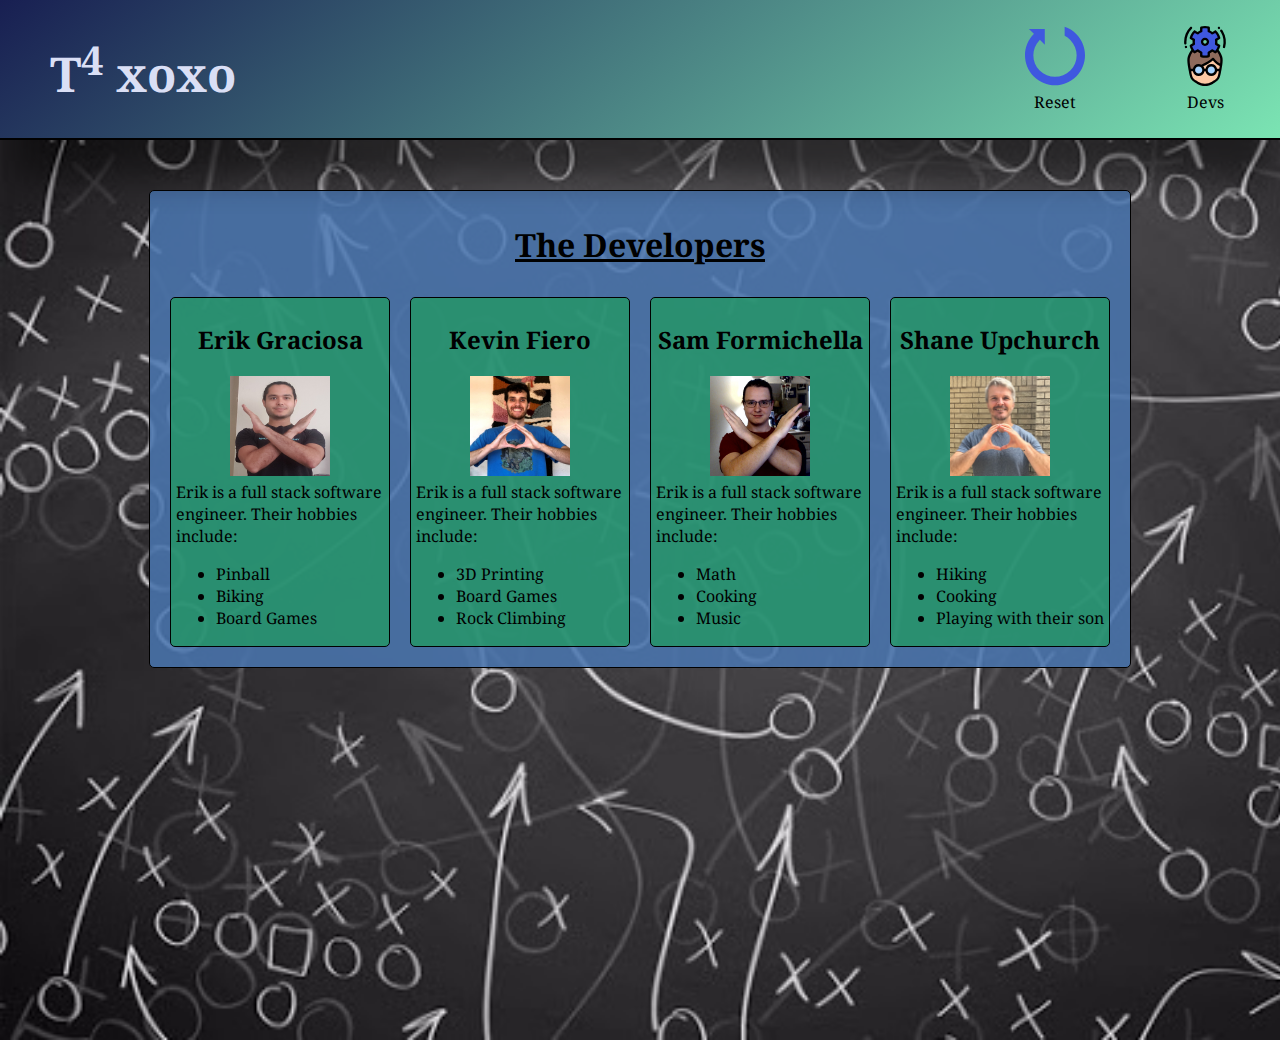
<file: about/index.html>
<!DOCTYPE html>
<html lang="en">

<head>
    <meta charset="UTF-8">
    <meta name="viewport" content="width=device-width, initial-scale=1.0">
    <link href="https://fonts.googleapis.com/css2?family=Noto+Serif&display=swap" rel="stylesheet">
    <link rel="stylesheet" href="../styles/style.css">
    <link rel="stylesheet" href="../styles/about.css">
    <link rel="stylesheet" href="../styles/header.css">
    <title>About</title>
</head>

<body>
    <header>

    </header>
    <main>
        <div id='page-content'>
            <h1 id='about-header'>The Developers</h1>
            <section class="spread">
                <div class="bio-card">
                    <h2>Erik Graciosa</h2>
                    <div id="bio-pic">
                        <img src="../assets/Erik-x.png">
                        <img src="../assets/Erik-o.png">
                    </div>
                    <span>Erik is a full stack software engineer. Their hobbies include:
                        <ul>
                            <li> Pinball</li>
                            <li> Biking</li>
                            <li> Board Games</li>
                        </ul>
                    </span>
                </div>
                <div class="bio-card">
                    <h2>Kevin Fiero</h2>
                    <div id="bio-pic">
                        <img src="../assets/kevin-o.jpg">
                        <img src="../assets/kevin-x.jpg">
                    </div>
                    <span>Erik is a full stack software engineer. Their hobbies include:
                        <ul>
                            <li> 3D Printing</li>
                            <li> Board Games</li>
                            <li> Rock Climbing</li>
                        </ul>
                    </span>
                </div>
                <div class="bio-card">
                    <h2>Sam Formichella</h2>
                    <div id="bio-pic">
                        <img src="../assets/sam-x.jpg">
                        <img src="../assets/sam-o.jpg">
                    </div>
                    <span>Erik is a full stack software engineer. Their hobbies include:
                        <ul>
                            <li> Math</li>
                            <li> Cooking</li>
                            <li> Music</li>
                        </ul>
                    </span>
                </div>
                <div class="bio-card">
                    <h2>Shane Upchurch</h2>
                    <div id="bio-pic">
                        <img src="../assets/shane-o.jpeg">
                        <img src="../assets/shane-x.jpeg">
                    </div>
                    <span>Erik is a full stack software engineer. Their hobbies include:</span>
                    <ul>
                        <li> Hiking</li>
                        <li> Cooking</li>
                        <li> Playing with their son</li>
                    </ul>
                </div>
            </section>
        </div>


    </main>




    <script type="module" src="./about.js"></script>
</body>

</html>
</file>
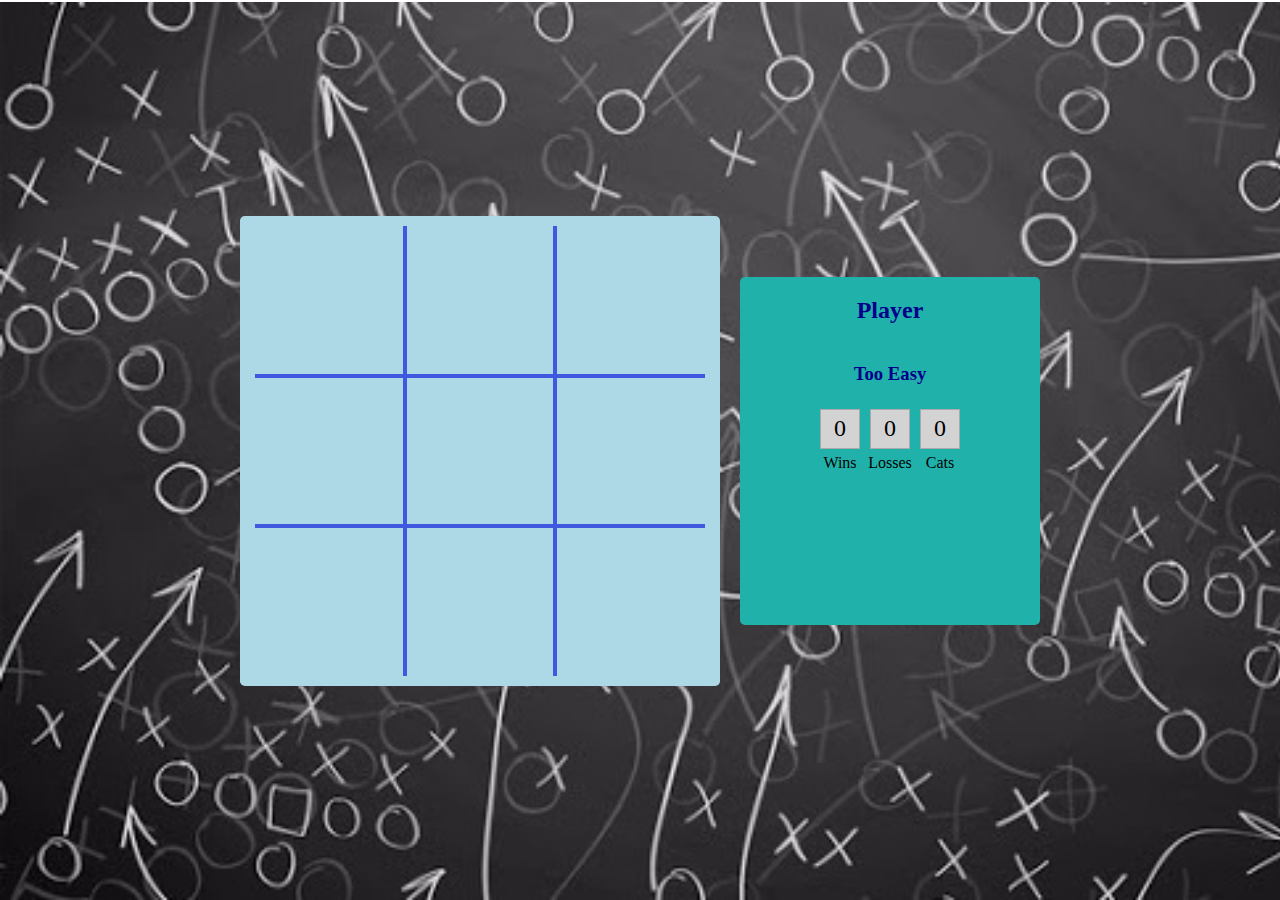
<file: game-page/index.html>
<!DOCTYPE html>
<html lang="en">

<head>
    <meta charset="UTF-8">
    <meta name="viewport" content="width=device-width, initial-scale=1.0">
    <link href="https://fonts.googleapis.com/css2?family=Titillium+Web:wght@600&display=swap" rel="stylesheet">
    <link href="https://fonts.googleapis.com/css2?family=Noto+Sans:wght@400;700&family=Noto+Serif:wght@400;700&display=swap" rel="stylesheet">
    <link rel="stylesheet" href="../styles/style.css">
    <link rel="stylesheet" href="../styles/game-page.css">
    <link rel="stylesheet" href="../styles/header.css">
    <title>Game Page</title>
</head>

<body>

    <header>

    </header>

    <main class="flex-row">
        <section>
            <form id="board-form" class='game-board'>
                <div id="top-left" class="game-cell"></div>
                <div id="top-mid" class="game-cell"></div>
                <div id="top-right" class="game-cell"></div>
                <div id="mid-left" class="game-cell"></div>
                <div id="mid-mid" class="game-cell"></div>
                <div id="mid-right" class="game-cell"></div>
                <div id="bottom-left" class="game-cell"></div>
                <div id="bottom-mid" class="game-cell"></div>
                <div id="bottom-right" class="game-cell"></div>
            </form>
        </section>

        <section class="flex-column player-info">

            <h2 id="user-name">Player</h2>

            <h3 id="difficulty">Too Easy</h3>

            <div class="scores flex-row">
                <div class="flex-column flex-centered">
                    <p class="flex-column flex-centered">
                        <span id="total-wins">0</span>
                    </p>
                    <div id="wins" class="flex-column">Wins</div>
                </div>

                <div class="flex-column flex-centered">
                    <p class="flex-column flex-centered">
                        <span id="total-losses">0</span>
                    </p>
                    <div id="losses" class="flex-column">Losses</div>
                </div>

                <div class="flex-column flex-centered">
                    <p class="flex-column flex-centered">
                        <span id="total-cats">0</span>
                    </p>
                    <div id="cats" class="flex-column">Cats</div>
                </div>
            </div>
            <button class="hidden">Play Again!</button>
            <h2 id="win-msg" class="hidden">Who wins</h2>


        </section>

    </main>









    <script type="module" src="./game-page.js"></script>
</body>

</html>
</file>
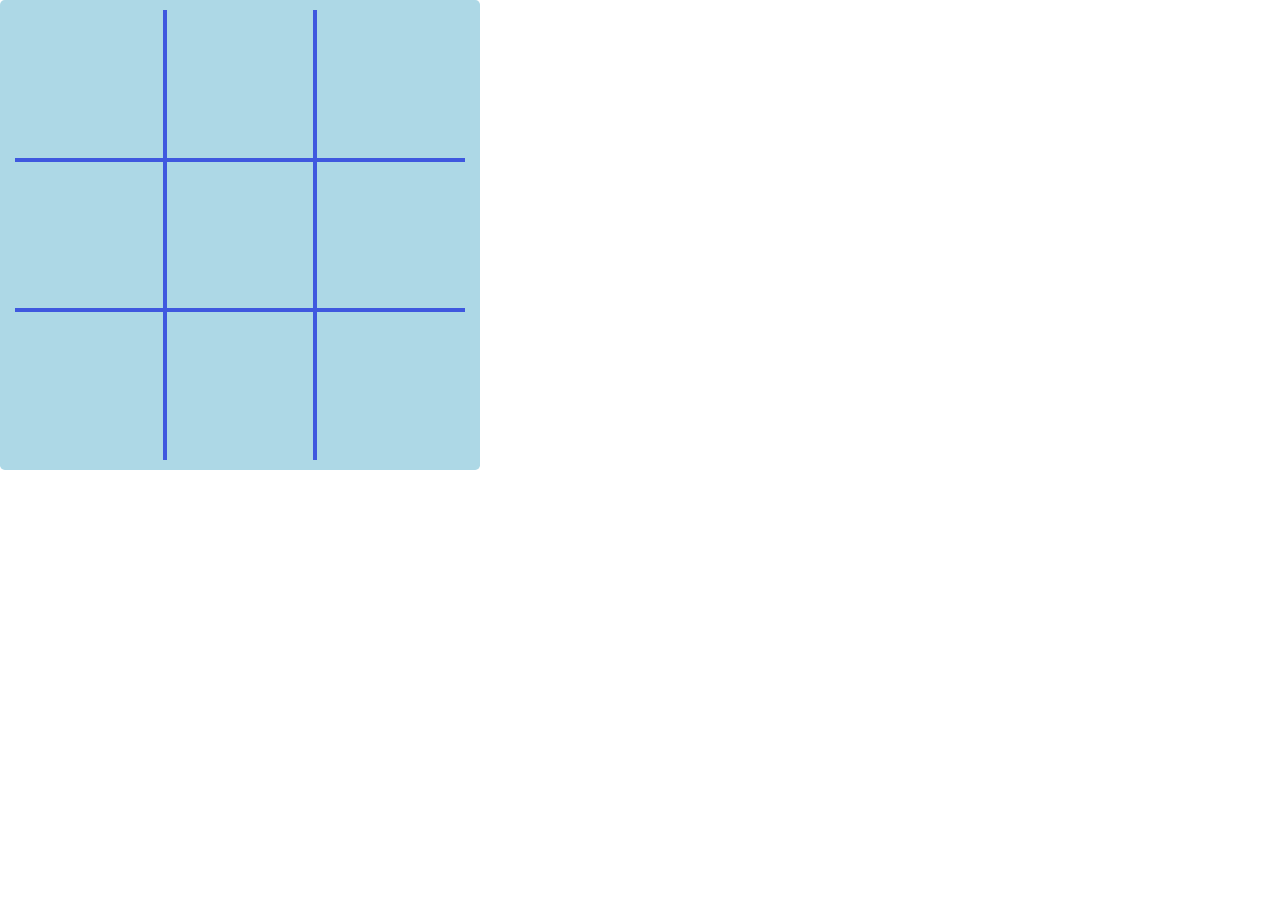
<file: test-page/index.html>
<!DOCTYPE html>
<html lang="en">
<head>
    <meta charset="UTF-8">
    <meta name="viewport" content="width=device-width, initial-scale=1.0">
    <title>Test Out Things</title>

    <link rel="stylesheet" href="../styles/style.css">
</head>
<body>
    

    <script type="module" src="./test-page.js"></script>
</body>
</html>
</file>
<file: styles/style.css>
* {
    box-sizing: border-box;
}

html, body {
    height: 100%;
    width: 100%;
    margin: 0;
    padding: 0;
}

.flex-column {
    display: flex;
    flex-direction: column;
}

.flex-row {
    display: flex;
    flex-direction: row;
}

.flex-centered {
    justify-content: center;
    align-items: center;
}

.hidden {
    visibility: hidden;
}

.disable-pointer-events {
    pointer-events: none;
}




/* Game Board Styles */

.game-board {
    display: grid;
    grid-template-columns: 150px 150px 150px;
    grid-template-rows: 150px 150px 150px;

    justify-content: center;

    width: 480px;
    padding: 10px;

    background-color: lightblue;

    border-radius: 1%;
}

.game-cell {
    display: flex;
    justify-content: center;
    align-items: center;
}

#top-left { 
    border-bottom: 2px solid #3F58DF;
    border-right: 2px solid #3F58DF;

    grid-column: 1; 
    grid-row: 1;

}

#top-mid {
    border-bottom: 2px solid #3F58DF;
    border-right: 2px solid #3F58DF;
    border-left: 2px solid #3F58DF;
    grid-column: 2;
    grid-row: 1;
    }

#top-right {
    border-bottom: 2px solid #3F58DF;
    border-left: 2px solid #3F58DF;
    grid-column: 3;
    grid-row: 1;

}

#mid-mid {
    border: 2px solid #3F58DF;
    grid-column: 2;
    grid-row: 2;
}

#mid-left {
    border: 2px solid #3F58DF;
    border-left: 0;
    grid-column: 1;
    grid-row: 2;
}

#mid-right {
    border: 2px solid #3F58DF;
    border-right: 0;
    grid-column: 3;
    grid-row: 2;
}

#bottom-left {
    border: 2px solid #3F58DF;
    border-bottom: 0;
    border-left: 0;
    grid-column: 1;
    grid-row: 3;
}

#bottom-right {
    border: 2px solid #3F58DF;
    border-bottom: 0;
    border-right: 0;
    grid-column: 3;
    grid-row: 3;

}

#bottom-mid {
    border: 2px solid #3F58DF;
    border-bottom: 0;
    grid-column: 2;
    grid-row: 3;
}
</file>
<file: styles/about.css>
* {
    font-family: 'Noto Serif', serif;
}

main {
    display: flex;
    flex-direction: column;
    align-items: center;
    background-image: url('../assets/football_xs_os.jpg');
    background-size: cover;
    height: 100%; 
    width: 100%;
    min-width: 400px;
}

h1 {
    color: white;
    text-align: center;
    color: black;
}
h2{
    align-items: center;
    justify-items: center;
}

img {
    width: 100px;
    height: 100px;
}

.spread {
    display: flex;
}

.bio-card {
    display: flex;
    flex-direction: column;
    justify-content: top;
    align-items: center;
    width: 220px;
    background-color: rgba(30, 156, 93, 0.719);
    border: black 1px solid;
    border-radius: 5px;
    margin: 10px;
    height: 350px;
    padding: 5px;
}

#bio-pic img:last-child {
    display: none;  
    height: 100px;
    width: 100px;
}

#bio-pic:hover img:last-child {
    display: block;
    height: 100px;
    width: 100px;
}

#bio-pic:hover img:first-child {
    display: none;
    height: 100px;
    width: 100px;
}

#play-div, #results-div {
    display: none;
    display: none;
}

#page-content {
    background-color: rgba(73, 117, 175, 0.87);
    margin-top: 50px;
    border: 1px solid black;
    border-radius: 5px;
    padding: 10px;
}

#about-header {
    text-decoration: underline;
}
</file>
<file: styles/header.css>
header {
    display: flex;
    justify-content: space-between;
    background-color: var(--color3);
    height: var(--header-height);
    box-shadow: var(--shadow);
    position: relative;
    border-bottom: 2px solid black;
    background: linear-gradient(140deg, rgb(24, 31, 82) 0%, rgb(123, 228, 179) 100%);
    box-shadow: 0px 50px 30px -12px rgba(0,0,0,0.45);
}

.header-label{
    text-align: center;
}

.header-h1{
    color: #dadff5;
    font-size: 3em;
    justify-items: center;
}

.header-icons{
    height: 60px;
    width: 150px;
}

.right-margin{
    margin-right: 50px;
}

.left-margin{
    margin-left: 50px;
}

.justify-center{
    justify-content: center;
    align-content: center;
}

.space-between{
    justify-content: space-between;
}

#header-container{
    width: 100vw;
}
</file>
<file: styles/game-page.css>
body {
    display: flex;
    flex-direction: column;
    align-items: center;

    
}

main {
    display: flex;
    flex-direction: row;
    justify-content: center;
    align-items: center;

    min-width: 800px;
    
    min-height: 500px;
    width: 100%;
    height: 100%;
    overflow: auto;
    background-color: ghostwhite;
    background-image: url('../assets/football_xs_os.jpg');
    background-size: cover;
}

section h2, section h3 {
    font-family: 'Noto', serif;

    color: darkblue
}

button {
    width: 80px;
    border-radius: 10%;
    border: solid 1p;

    margin: 5px;

    background-color: lightblue;
    color: darkblue;

    font-family: 'Noto', sans-serif;
    font-weight: 700;
}

.game-board {
    display: grid;
    grid-template-columns: 150px 150px 150px;
    grid-template-rows: 150px 150px 150px;

    justify-content: center;

    width: 480px;
    padding: 10px;

    background-color: lightblue;

    border-radius: 1%;
}

.game-cell {
    display: flex;
    justify-content: center;
    align-items: center;
}

.player-info {
    align-items: center;
    background: white;
    margin-left: 20px;
    border-radius: 5px;
    background-color: lightseagreen;

    width: 300px;
}

.scores {
    margin-bottom: 40px;
}

p {
    width: 40px;
    height: 40px;

    margin: 5px;

    background-color: lightgray;
    border: 1px solid darkgray;

    font-size: 1.5em;
}





#top-left { 
    border-bottom: 2px solid #3F58DF;
    border-right: 2px solid #3F58DF;

    grid-column: 1; 
    grid-row: 1;

}

#top-mid {
    border-bottom: 2px solid #3F58DF;
    border-right: 2px solid #3F58DF;
    border-left: 2px solid #3F58DF;
    grid-column: 2;
    grid-row: 1;
    }

#top-right {
    border-bottom: 2px solid #3F58DF;
    border-left: 2px solid #3F58DF;
    grid-column: 3;
    grid-row: 1;

}

#mid-mid {
    border: 2px solid #3F58DF;
    grid-column: 2;
    grid-row: 2;
}

#mid-left {
    border: 2px solid #3F58DF;
    border-left: 0;
    grid-column: 1;
    grid-row: 2;
}

#mid-right {
    border: 2px solid #3F58DF;
    border-right: 0;
    grid-column: 3;
    grid-row: 2;
}

#bottom-left {
    border: 2px solid #3F58DF;
    border-bottom: 0;
    border-left: 0;
    grid-column: 1;
    grid-row: 3;
}

#bottom-right {
    border: 2px solid #3F58DF;
    border-bottom: 0;
    border-right: 0;
    grid-column: 3;
    grid-row: 3;

}

#bottom-mid {
    border: 2px solid #3F58DF;
    border-bottom: 0;
    grid-column: 2;
    grid-row: 3;
}
</file>
